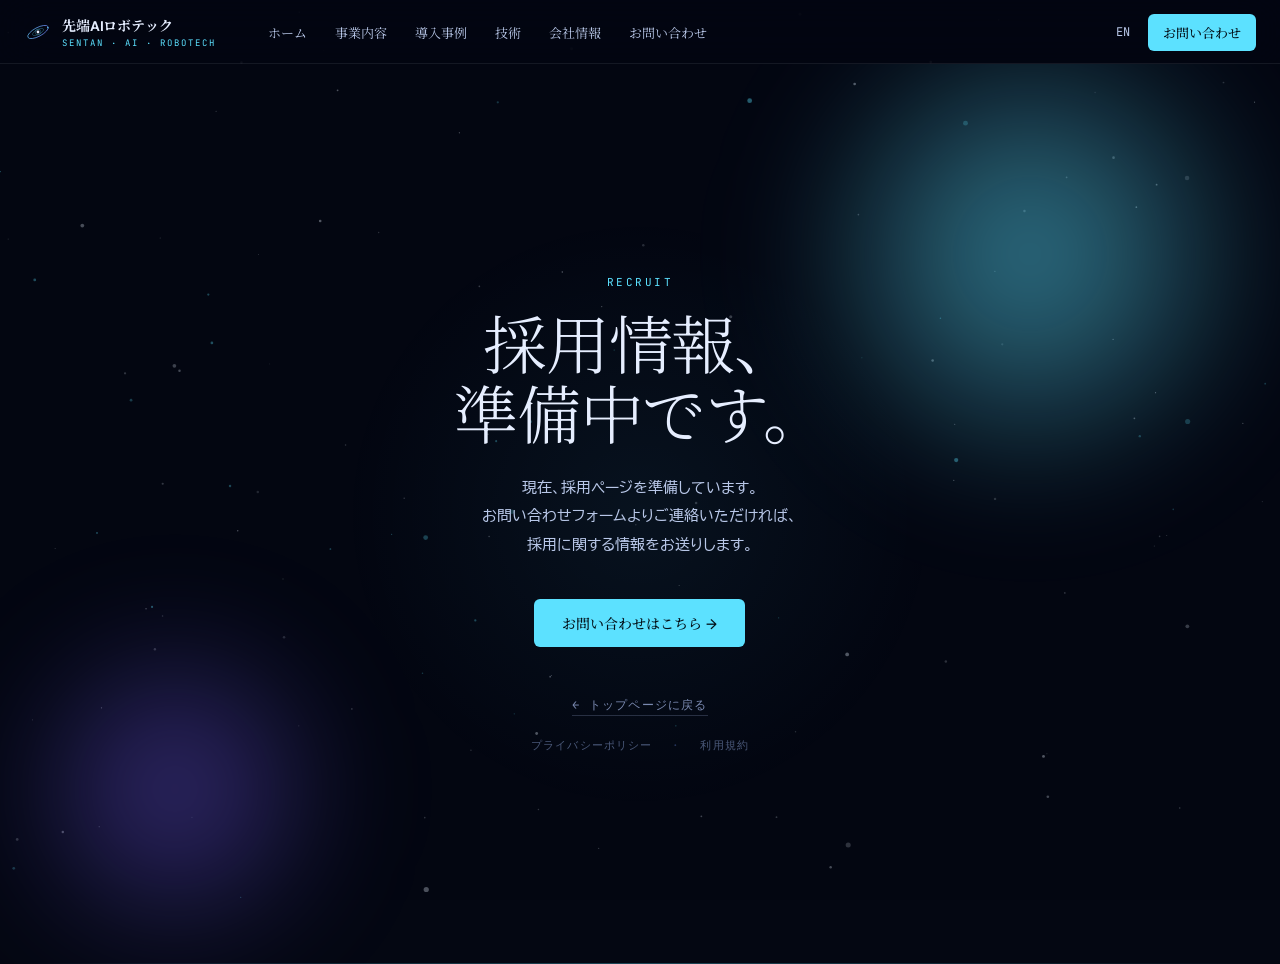
<file: recruit.html>
<!doctype html>
<html lang="ja">
<head>
<meta charset="utf-8"/>
<meta name="viewport" content="width=device-width,initial-scale=1"/>
<title>採用情報 — 先端AIロボテック</title>
<link rel="icon" href="assets/logo-mark.svg"/>
<style>
@import url('https://fonts.googleapis.com/css2?family=BIZ+UDPGothic:wght@400;700&family=DM+Sans:wght@300;400;500;600;700&family=Noto+Sans+JP:wght@300;400;500;700&family=Noto+Serif+JP:wght@300;400;500;700&family=JetBrains+Mono:wght@400;500&display=swap');
:root {
  --void: #040712;
  --abyss: #0B1426;
  --plasma-cyan: #5CE1FF;
  --fg: #E6EEFF;
  --fg-2: #B8C7E8;
  --fg-3: #7A89B0;
  --line: rgba(230,238,255,0.08);
  --line-signal: rgba(92,225,255,0.40);
  --font-display: "DM Sans", "Noto Serif JP", serif;
  --font-body: "BIZ UDPGothic", "Noto Sans JP", sans-serif;
  --font-mono: "JetBrains Mono", monospace;
  --starlight: #E6EEFF;
  --bg-elevated: #0B1426;
  --nav-height: 64px;
  --signal-on: #041119;
  --radius-md: 6px;
}
* { box-sizing: border-box; margin: 0; padding: 0; }
html, body { background: var(--void); color: var(--fg); font-family: var(--font-body); min-height: 100vh; }
a { text-decoration: none; color: inherit; }

.hero-bg-stars-global {
  position: fixed;
  inset: 0;
  background: url('assets/starfield.svg') center / cover;
  opacity: 0.4;
  pointer-events: none;
  z-index: 0;
}

body[data-theme="light"] .hero-bg-stars-global {
  opacity: 0.08;
}

@keyframes orb-pulse {
  0%, 100% { transform: scale(1); opacity: 0.22; }
  50%       { transform: scale(1.18); opacity: 0.38; }
}
@keyframes orb-pulse-slow {
  0%, 100% { transform: scale(1); opacity: 0.25; }
  50%       { transform: scale(1.22); opacity: 0.45; }
}
.orb {
  position: absolute;
  border-radius: 50%;
  filter: blur(55px);
  pointer-events: none;
  z-index: 1;
}
.orb-cyan {
  background: radial-gradient(circle, rgba(92,225,255,0.55) 0%, transparent 70%);
  animation: orb-pulse 6s ease-in-out infinite;
}
.orb-purple {
  background: radial-gradient(circle, rgba(123,97,255,0.45) 0%, transparent 70%);
  animation: orb-pulse-slow 8s ease-in-out infinite;
}
.orb-cyan-sm {
  background: radial-gradient(circle, rgba(92,225,255,0.4) 0%, transparent 70%);
  animation: orb-pulse-slow 7s ease-in-out infinite;
}

/* ----- Site nav (align with main pages) ----- */
.site-nav {
  position: sticky;
  top: 0;
  z-index: 50;
  height: var(--nav-height);
}
.nav-bg {
  position: absolute;
  inset: 0;
  background: color-mix(in srgb, var(--void) 70%, transparent);
  backdrop-filter: blur(24px);
  -webkit-backdrop-filter: blur(24px);
  border-bottom: 1px solid var(--line);
}
.nav-inner {
  position: relative;
  max-width: 1280px;
  margin: 0 auto;
  padding: 0 24px;
  height: 100%;
  display: flex;
  align-items: center;
  gap: 28px;
}
.nav-brand {
  display: flex;
  align-items: center;
  gap: 10px;
  color: inherit;
}
.nav-brand .b-name {
  font-size: 14px;
  font-weight: 700;
  color: var(--fg);
  letter-spacing: -0.01em;
  font-family: var(--font-display);
}
.nav-brand .b-en {
  font-size: 9px;
  letter-spacing: 0.22em;
  color: var(--plasma-cyan);
  text-transform: uppercase;
  font-family: var(--font-mono);
  margin-top: 2px;
  display: block;
}
.nav-links {
  display: flex;
  gap: 4px;
  margin-left: 12px;
}
.nav-link {
  color: var(--fg-2);
  font-size: 13px;
  font-family: var(--font-display);
  padding: 6px 12px;
  border-radius: var(--radius-md);
  transition: color 0.2s, background 0.2s;
}
.nav-link:hover {
  color: var(--fg);
  background: var(--bg-elevated);
}
.nav-actions {
  margin-left: auto;
  display: flex;
  align-items: center;
  gap: 12px;
}
.nav-lang {
  color: var(--fg-2);
  font-size: 12px;
  cursor: pointer;
  font-family: var(--font-mono);
  background: none;
  border: 0;
  padding: 6px;
}
.btn {
  display: inline-flex;
  align-items: center;
  gap: 8px;
  font-family: var(--font-display);
  font-weight: 500;
  border-radius: var(--radius-md);
  border: 1px solid transparent;
  cursor: pointer;
  text-decoration: none;
}
.btn-sm { padding: 8px 14px; font-size: 13px; }
.btn-primary {
  background: var(--plasma-cyan);
  color: var(--signal-on);
}

/* ===== Hamburger / Mobile Nav ===== */
.nav-hamburger {
  display: none;
  flex-direction: column;
  justify-content: center;
  align-items: center;
  gap: 5px;
  width: 40px;
  height: 40px;
  background: none;
  border: none;
  cursor: pointer;
  padding: 4px;
  margin-left: auto;
  z-index: 200;
}
.nav-hamburger span {
  display: block;
  width: 22px;
  height: 2px;
  background: var(--starlight);
  border-radius: 2px;
  transition: transform 0.3s ease, opacity 0.3s ease;
  transform-origin: center;
}
.nav-hamburger.open span:nth-child(1) {
  transform: translateY(7px) rotate(45deg);
}
.nav-hamburger.open span:nth-child(2) {
  opacity: 0;
  transform: scaleX(0);
}
.nav-hamburger.open span:nth-child(3) {
  transform: translateY(-7px) rotate(-45deg);
}
.nav-overlay {
  display: none;
  position: fixed;
  inset: 0;
  background: var(--void);
  z-index: 100;
  flex-direction: column;
  align-items: center;
  justify-content: center;
  gap: 8px;
  opacity: 0;
  transition: opacity 0.3s ease;
}
.nav-overlay.open {
  display: flex;
  opacity: 1;
}
.nav-overlay-link {
  color: var(--starlight);
  font-size: 24px;
  font-weight: 700;
  text-decoration: none;
  letter-spacing: 0.04em;
  padding: 12px 24px;
  border-radius: 8px;
  transition: color 0.2s, background 0.2s;
}
.nav-overlay-link:hover,
.nav-overlay-link.active {
  color: var(--plasma-cyan);
  background: var(--bg-elevated);
}
.nav-overlay-contact {
  margin-top: 24px;
}
.nav-overlay-close {
  position: absolute;
  top: 20px;
  right: 20px;
  background: none;
  border: none;
  color: var(--fg-2);
  font-size: 28px;
  cursor: pointer;
  line-height: 1;
  padding: 8px;
}
@media (max-width: 980px) {
  .nav-links { display: none; }
  .nav-actions .btn { display: none; }
  .nav-hamburger { display: flex; }
  .footer-top { grid-template-columns: 1fr; }
}
@media (max-width: 620px) {
  .site-footer {
    padding: 48px 0 24px;
  }
  .footer-top {
    grid-template-columns: 1fr !important;
    gap: 32px;
    padding-bottom: 32px;
  }
  .footer-grid {
    grid-template-columns: 1fr 1fr !important;
    gap: 24px;
  }
  .footer-brand {
    flex-direction: row;
    align-items: flex-start;
  }
  .footer-bottom {
    flex-direction: column;
    gap: 8px;
    text-align: center;
    align-items: center;
  }
  .container { padding: 0 16px; }
}
</style>
</head>
<body>
<nav class="site-nav">
  <div class="nav-bg"></div>
  <div class="nav-inner">
    <a class="nav-brand" href="index.html">
      <img src="assets/logo-mark.svg" width="28" height="28" alt="先端AIロボテック"/>
      <div>
        <div class="b-name">先端AIロボテック</div>
        <div class="b-en">SENTAN · AI · ROBOTECH</div>
      </div>
    </a>
    <div class="nav-links">
      <a href="index.html" class="nav-link">ホーム</a>
      <a href="services.html" class="nav-link">事業内容</a>
      <a href="cases.html" class="nav-link">導入事例</a>
      <a href="technology.html" class="nav-link">技術</a>
      <a href="company.html" class="nav-link">会社情報</a>
      <a href="contact.html" class="nav-link">お問い合わせ</a>
    </div>
    <div class="nav-actions">
      <button type="button" class="nav-lang">EN</button>
      <a class="btn btn-primary btn-sm" href="contact.html">お問い合わせ</a>
    </div>
    <button type="button" class="nav-hamburger" id="recruit-nav-hamburger" aria-label="メニューを開く">
      <span></span><span></span><span></span>
    </button>
  </div>
</nav>
<div id="recruit-nav-overlay" class="nav-overlay">
  <button type="button" class="nav-overlay-close" id="recruit-nav-close" aria-label="閉じる">×</button>
  <a href="index.html" class="nav-overlay-link">ホーム</a>
  <a href="services.html" class="nav-overlay-link">事業内容</a>
  <a href="cases.html" class="nav-overlay-link">導入事例</a>
  <a href="technology.html" class="nav-overlay-link">技術</a>
  <a href="company.html" class="nav-overlay-link">会社情報</a>
  <a href="contact.html" class="nav-overlay-link">お問い合わせ</a>
  <a class="btn btn-primary nav-overlay-contact" href="contact.html">お問い合わせ</a>
</div>
<div class="hero-bg-stars-global"></div>
<div style="min-height:100vh; display:flex; flex-direction:column; align-items:center; justify-content:center; text-align:center; padding:24px; padding-top:48px; position:relative; overflow:hidden;">

  <!-- 背景グロー -->
  <div style="position:absolute; top:50%; left:50%; transform:translate(-50%,-50%); width:600px; height:600px; background:radial-gradient(circle, rgba(92,225,255,0.06) 0%, transparent 70%); pointer-events:none;"></div>

  <div class="orb orb-cyan"
    style="width:500px; height:500px; top:-60px; right:0px;"></div>
  <div class="orb orb-purple"
    style="width:350px; height:350px; bottom:0px; left:0px;"></div>

  <!-- メインコンテンツ -->
  <div style="position:relative; z-index:2; max-width:560px;">
    <div style="font-family:var(--font-mono); font-size:11px; letter-spacing:0.22em; color:var(--plasma-cyan); text-transform:uppercase; margin-bottom:24px;">
      RECRUIT
    </div>

    <h1 style="font-family:var(--font-display); font-size:clamp(36px,6vw,64px); font-weight:300; line-height:1.1; letter-spacing:-0.02em; margin-bottom:20px;">
      採用情報、<br/>準備中です。
    </h1>

    <p style="font-size:15px; line-height:1.9; color:var(--fg-2); margin-bottom:40px;">
      現在、採用ページを準備しています。<br/>
      お問い合わせフォームよりご連絡いただければ、<br/>
      採用に関する情報をお送りします。
    </p>

    <a href="contact.html" style="display:inline-flex; align-items:center; gap:8px; background:var(--plasma-cyan); color:#041119; padding:14px 28px; border-radius:6px; font-size:14px; font-weight:500; font-family:var(--font-display); transition:all 0.2s;">
      お問い合わせはこちら →
    </a>

    <div style="margin-top:48px;">
      <a href="index.html" style="font-family:var(--font-mono); font-size:12px; letter-spacing:0.1em; color:var(--fg-3); border-bottom:1px solid rgba(122,137,176,0.3); padding-bottom:2px;">
        ← トップページに戻る
      </a>
    </div>
  </div>

  <div style="text-align:center; padding: 24px 0; font-size: 11px; color: #4A5778; font-family: 'JetBrains Mono', monospace; letter-spacing: 0.1em;">
    <a href="privacy.html" style="color: #4A5778; text-decoration: none; margin: 0 12px;">プライバシーポリシー</a>
    <span style="color: #24335A;">·</span>
    <a href="terms.html" style="color: #4A5778; text-decoration: none; margin: 0 12px;">利用規約</a>
  </div>

  <!-- 装飾ライン -->
  <div style="position:absolute; bottom:0; left:0; right:0; height:1px; background:linear-gradient(90deg, transparent, var(--plasma-cyan), transparent); opacity:0.3;"></div>
</div>
<script>
(function () {
  var ham = document.getElementById('recruit-nav-hamburger');
  var overlay = document.getElementById('recruit-nav-overlay');
  var closeBtn = document.getElementById('recruit-nav-close');
  if (!ham || !overlay) return;
  function setOpen(open) {
    overlay.classList.toggle('open', open);
    ham.classList.toggle('open', open);
    document.body.style.overflow = open ? 'hidden' : '';
  }
  ham.addEventListener('click', function () {
    setOpen(!overlay.classList.contains('open'));
  });
  if (closeBtn) {
    closeBtn.addEventListener('click', function () {
      setOpen(false);
    });
  }
  overlay.querySelectorAll('a').forEach(function (a) {
    a.addEventListener('click', function () {
      setOpen(false);
    });
  });
})();
</script>
</body>
</html>
</file>
